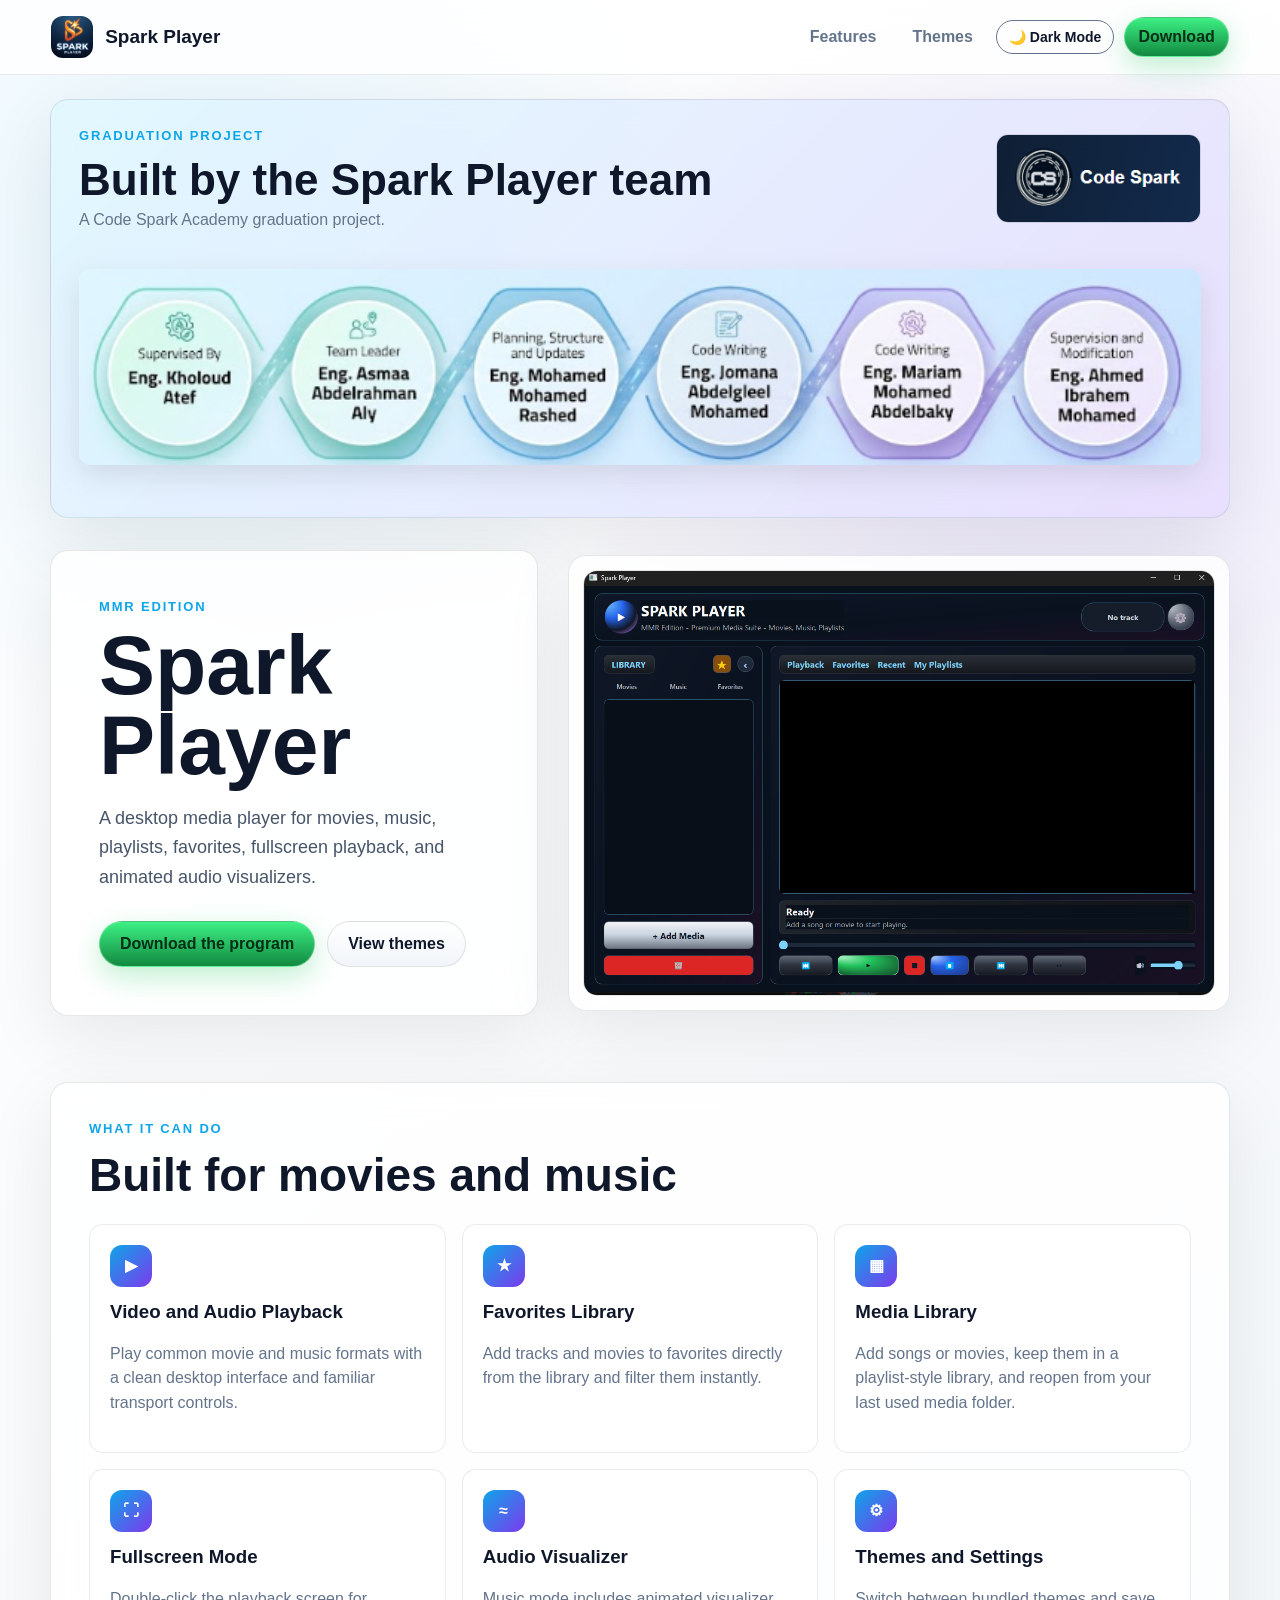
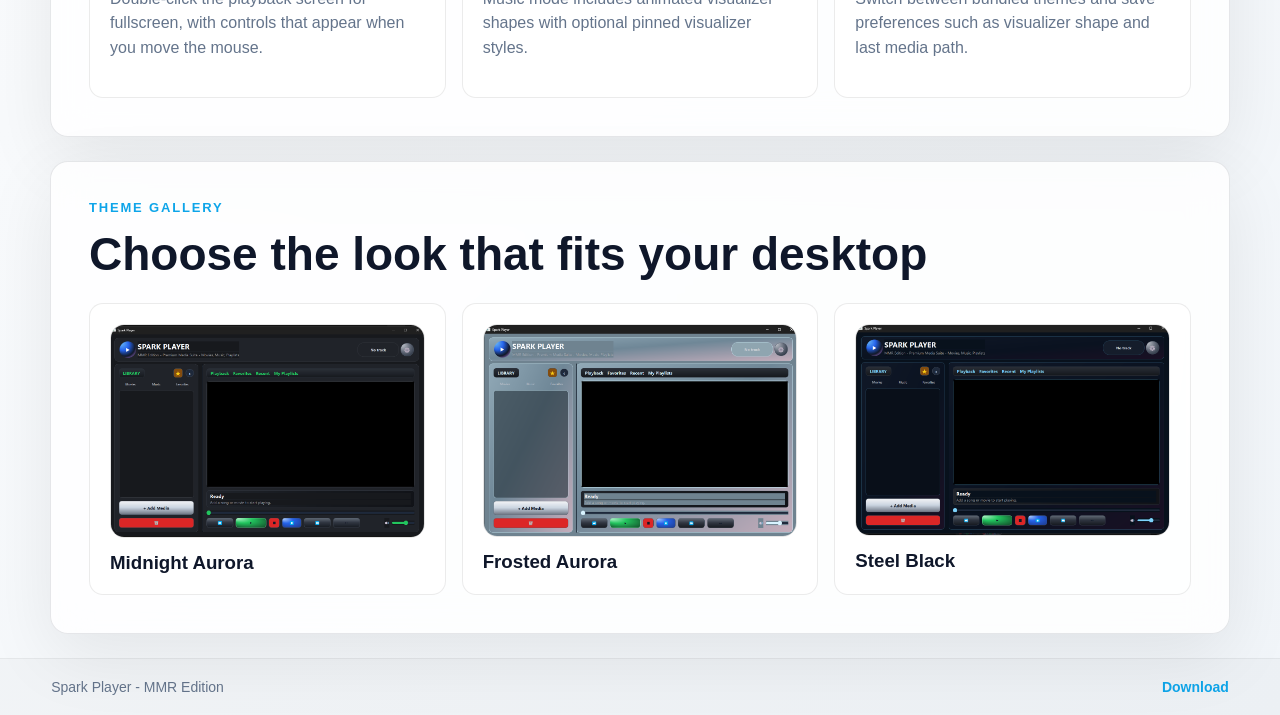
<file: index.html>
<!doctype html>
<html lang="en">
<head>
  <meta charset="utf-8">
  <meta name="viewport" content="width=device-width, initial-scale=1">
  <title>Spark Player - Premium Media Suite</title>
  <link rel="stylesheet" href="styles.css">
  <script>
    if (localStorage.getItem('theme') === 'dark') {
      document.documentElement.setAttribute('data-theme', 'dark');
    }
  </script>
</head>
<body>
  <header class="site-header">
    <a class="brand" href="index.html">
      <img src="assets/logo.png" alt="Spark Player icon">
      <span>Spark Player</span>
    </a>
    <nav>
      <a href="#features">Features</a>
      <a href="#themes">Themes</a>
      <button id="theme-toggle" class="theme-toggle">🌙 Dark Mode</button>
      <a href="download.html" class="nav-button">Download</a>
    </nav>
  </header>

  <main>
    <section class="credits-card">
      <div class="credits-heading">
        <div>
          <p class="eyebrow">Graduation Project</p>
          <h2>Built by the Spark Player team</h2>
          <p class="credits-subtitle">A Code Spark Academy graduation project.</p>
        </div>
        <img src="assets/code-spark-logo.png" alt="Code Spark Academy logo">
      </div>
      <div class="credits-timeline-image" style="text-align: center; margin-top: 40px; margin-bottom: 20px;">
        <img src="assets/credits.png" alt="Spark Player Team Credits" class="credits-img">
      </div>
    </section>

    <section class="hero">
      <div class="hero-copy">
        <p class="eyebrow">MMR Edition</p>
        <h1>Spark Player</h1>
        <p class="lead">A desktop media player for movies, music, playlists, favorites, fullscreen playback, and animated audio visualizers.</p>
        <div class="hero-actions">
          <a class="primary-action" href="download.html">Download the program</a>
          <a class="secondary-action" href="#themes">View themes</a>
        </div>
      </div>
      <div class="hero-preview">
        <img src="assets/themes/steel-ui.png" alt="Spark Player interface preview">
      </div>
    </section>

    <section id="features" class="section">
      <div class="section-title">
        <p class="eyebrow">What it can do</p>
        <h2>Built for movies and music</h2>
      </div>
      <div class="feature-grid">
        <article>
          <span class="feature-icon">▶</span>
          <h3>Video and Audio Playback</h3>
          <p>Play common movie and music formats with a clean desktop interface and familiar transport controls.</p>
        </article>
        <article>
          <span class="feature-icon">★</span>
          <h3>Favorites Library</h3>
          <p>Add tracks and movies to favorites directly from the library and filter them instantly.</p>
        </article>
        <article>
          <span class="feature-icon">▦</span>
          <h3>Media Library</h3>
          <p>Add songs or movies, keep them in a playlist-style library, and reopen from your last used media folder.</p>
        </article>
        <article>
          <span class="feature-icon">⛶</span>
          <h3>Fullscreen Mode</h3>
          <p>Double-click the playback screen for fullscreen, with controls that appear when you move the mouse.</p>
        </article>
        <article>
          <span class="feature-icon">≈</span>
          <h3>Audio Visualizer</h3>
          <p>Music mode includes animated visualizer shapes with optional pinned visualizer styles.</p>
        </article>
        <article>
          <span class="feature-icon">⚙</span>
          <h3>Themes and Settings</h3>
          <p>Switch between bundled themes and save preferences such as visualizer shape and last media path.</p>
        </article>
      </div>
    </section>

    <section id="themes" class="section">
      <div class="section-title">
        <p class="eyebrow">Theme gallery</p>
        <h2>Choose the look that fits your desktop</h2>
      </div>
      <div class="theme-grid">
        <article class="theme-card">
          <img src="assets/themes/midnight-ui.png" alt="Midnight Aurora theme">
          <h3>Midnight Aurora</h3>
        </article>
        <article class="theme-card">
          <img src="assets/themes/frosted-ui.png" alt="Frosted Aurora theme">
          <h3>Frosted Aurora</h3>
        </article>
        <article class="theme-card">
          <img src="assets/themes/steel-ui.png" alt="Steel Black theme">
          <h3>Steel Black</h3>
        </article>
      </div>
    </section>
  </main>

  <footer>
    <span>Spark Player - MMR Edition</span>
    <a href="download.html">Download</a>
  </footer>
  <script src="script.js"></script>
</body>
</html>
</file>
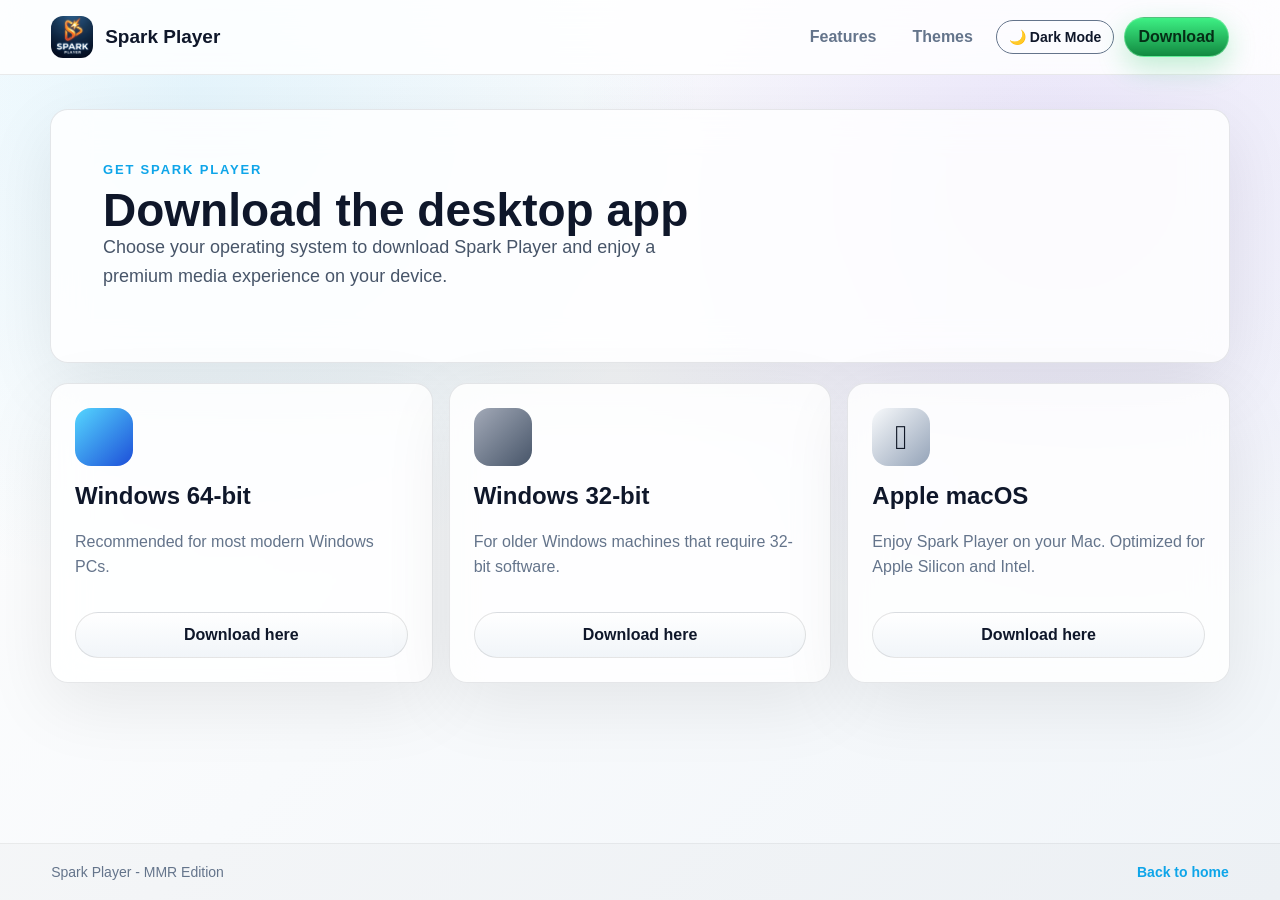
<file: download.html>
<!doctype html>
<html lang="en">
<head>
  <meta charset="utf-8">
  <meta name="viewport" content="width=device-width, initial-scale=1">
  <title>Download Spark Player</title>
  <link rel="stylesheet" href="styles.css">
  <script>
    if (localStorage.getItem('theme') === 'dark') {
      document.documentElement.setAttribute('data-theme', 'dark');
    }
  </script>
</head>
<body>
  <header class="site-header">
    <a class="brand" href="index.html">
      <img src="assets/logo.png" alt="Spark Player icon">
      <span>Spark Player</span>
    </a>
    <nav>
      <a href="index.html#features">Features</a>
      <a href="index.html#themes">Themes</a>
      <button id="theme-toggle" class="theme-toggle">🌙 Dark Mode</button>
      <a href="download.html" class="nav-button">Download</a>
    </nav>
  </header>

  <main>
    <section class="download-hero">
      <p class="eyebrow">Get Spark Player</p>
      <h1>Download the desktop app</h1>
      <p class="lead">Choose your operating system to download Spark Player and enjoy a premium media experience on your device.</p>
    </section>

    <section class="download-grid">
      <article class="download-card">
        <div class="platform-icon windows-icon">
          <span></span><span></span><span></span><span></span>
        </div>
        <div>
          <h2>Windows 64-bit</h2>
          <p>Recommended for most modern Windows PCs.</p>
        </div>
        <a class="download-button" href="https://github.com/mr-mohamed-rashed/SparkPlayer/releases/download/v1.0.0/SparkPlayer_Setup.exe" aria-label="Download Spark Player for Windows 64-bit">Download here</a>
      </article>

      <article class="download-card">
        <div class="platform-icon windows-icon small">
          <span></span><span></span><span></span><span></span>
        </div>
        <div>
          <h2>Windows 32-bit</h2>
          <p>For older Windows machines that require 32-bit software.</p>
        </div>
        <a class="download-button" href="https://github.com/mr-mohamed-rashed/SparkPlayer/releases/download/v1.0.0/SparkPlayer_Setup.exe" aria-label="Download Spark Player for Windows 32-bit">Download here</a>
      </article>

      <article class="download-card">
        <div class="platform-icon apple-icon"></div>
        <div>
          <h2>Apple macOS</h2>
          <p>Enjoy Spark Player on your Mac. Optimized for Apple Silicon and Intel.</p>
        </div>
        <a class="download-button" href="https://github.com/mr-mohamed-rashed/SparkPlayer/releases/download/v1.0.0/SparkPlayer_Setup.exe" aria-label="Download Spark Player for Apple macOS">Download here</a>
      </article>
    </section>

  </main>

  <footer>
    <span>Spark Player - MMR Edition</span>
    <a href="index.html">Back to home</a>
  </footer>
  <script src="script.js"></script>
</body>
</html>
</file>
<file: styles.css>
:root {
  --bg: #f8fafc;
  --panel: rgba(255, 255, 255, 0.82);
  --panel-strong: #f1f5f9;
  --line: rgba(15, 23, 42, 0.1);
  --text: #0f172a;
  --muted: #64748b;
  --accent: #16a34a;
  --cyan: #0ea5e9;
  --violet: #7c3aed;
  --danger: #dc2626;
  --radius: 18px;
}

* {
  box-sizing: border-box;
}

html {
  scroll-behavior: smooth;
}

body {
  margin: 0;
  min-height: 100vh;
  display: flex;
  flex-direction: column;
  color: var(--text);
  font-family: "Segoe UI", Arial, sans-serif;
  background:
    radial-gradient(circle at 15% 10%, rgba(14, 165, 233, 0.1), transparent 32rem),
    radial-gradient(circle at 82% 18%, rgba(124, 58, 237, 0.1), transparent 30rem),
    linear-gradient(135deg, #ffffff 0%, #f8fafc 48%, #f1f5f9 100%);
}

a {
  color: inherit;
  text-decoration: none;
}

.site-header {
  position: sticky;
  top: 0;
  z-index: 10;
  display: flex;
  align-items: center;
  justify-content: space-between;
  gap: 24px;
  padding: 16px clamp(18px, 4vw, 56px);
  background: rgba(255, 255, 255, 0.82);
  border-bottom: 1px solid rgba(0, 0, 0, 0.08);
  backdrop-filter: blur(18px);
}

.brand {
  display: inline-flex;
  align-items: center;
  gap: 12px;
  font-size: 19px;
  font-weight: 800;
}

.brand img {
  width: 42px;
  height: 42px;
  border-radius: 12px;
}

nav {
  display: flex;
  align-items: center;
  gap: 10px;
}

nav a {
  padding: 10px 13px;
  color: var(--muted);
  font-weight: 700;
}

nav a:hover {
  color: var(--text);
}

.nav-button,
.primary-action {
  border: 1px solid rgba(134, 239, 172, 0.55);
  border-radius: 999px;
  background: linear-gradient(180deg, #3df084, #128940);
  color: #052e16;
  box-shadow: 0 10px 28px rgba(34, 197, 94, 0.28);
}

main {
  flex: 1;
  width: min(1180px, calc(100% - 36px));
  margin: 0 auto;
}

.hero {
  display: grid;
  grid-template-columns: minmax(0, 0.92fr) minmax(420px, 1.25fr);
  gap: 30px;
  align-items: center;
  min-height: auto;
  padding: 18px 0 42px;
}

.credits-card,
.hero-copy,
.hero-preview,
.section,
.download-hero,
.download-card,
.release-note {
  border: 1px solid var(--line);
  border-radius: var(--radius);
  background: var(--panel);
  box-shadow: 0 22px 70px rgba(0, 0, 0, 0.08);
  backdrop-filter: blur(18px);
}

.hero-copy {
  padding: clamp(28px, 4vw, 48px);
}

.credits-card {
  margin: 24px 0 14px;
  padding: clamp(18px, 3vw, 28px);
  background:
    linear-gradient(135deg, rgba(85, 215, 255, 0.16), rgba(139, 92, 246, 0.18)),
    var(--panel);
}

.credits-card h2 {
  margin-bottom: 6px;
  font-size: clamp(28px, 4vw, 44px);
}

.credits-heading {
  display: flex;
  align-items: center;
  justify-content: space-between;
  gap: 20px;
  margin-bottom: 18px;
}

.credits-heading img {
  width: 205px;
  max-width: 36vw;
  border-radius: 12px;
  border: 1px solid rgba(0, 0, 0, 0.1);
}

.credits-subtitle {
  margin: 0;
  color: var(--muted);
}

.credits-grid {
  display: grid;
  grid-template-columns: repeat(6, minmax(0, 1fr));
  gap: 12px;
}

.credits-grid div {
  min-height: 106px;
  padding: 16px;
  border: 1px solid rgba(0, 0, 0, 0.08);
  border-radius: 14px;
  background: rgba(255, 255, 255, 0.6);
}

.credits-grid .lead-credit {
  border-color: rgba(134, 239, 172, 0.5);
  background:
    linear-gradient(135deg, rgba(41, 232, 124, 0.14), rgba(85, 215, 255, 0.14)),
    rgba(255, 255, 255, 0.8);
  box-shadow: 0 18px 44px rgba(34, 197, 94, 0.12);
}

.credits-grid .lead-credit span {
  color: #065f46;
}

.credits-grid span {
  display: block;
  margin-bottom: 10px;
  color: var(--muted);
  font-size: 13px;
  line-height: 1.35;
}

.credits-grid strong {
  display: block;
  color: var(--text);
  font-size: 17px;
  line-height: 1.35;
}

.eyebrow {
  margin: 0 0 12px;
  color: var(--cyan);
  font-size: 13px;
  font-weight: 800;
  letter-spacing: 0.14em;
  text-transform: uppercase;
}

h1,
h2,
h3,
p {
  margin-top: 0;
}

h1 {
  margin-bottom: 18px;
  font-size: clamp(46px, 7vw, 84px);
  line-height: 0.95;
  letter-spacing: 0;
}

.lead {
  max-width: 62ch;
  color: #475569;
  font-size: 18px;
  line-height: 1.65;
}

.hero-actions {
  display: flex;
  flex-wrap: wrap;
  gap: 12px;
  margin-top: 28px;
}

.primary-action,
.secondary-action,
.download-button {
  display: inline-flex;
  align-items: center;
  justify-content: center;
  min-height: 46px;
  padding: 0 20px;
  font-weight: 800;
}

.secondary-action,
.download-button {
  border: 1px solid rgba(0, 0, 0, 0.1);
  border-radius: 999px;
  background: linear-gradient(180deg, #ffffff, #f1f5f9);
  color: var(--text);
  box-shadow: none;
  transition: all 0.3s ease;
}

.hero-preview {
  padding: 14px;
}

.hero-preview img,
.theme-card img {
  display: block;
  width: 100%;
  border-radius: 14px;
  border: 1px solid rgba(0, 0, 0, 0.1);
}

.section {
  margin: 24px 0;
  padding: clamp(24px, 4vw, 38px);
}

.section-title {
  margin-bottom: 22px;
}

.section-title h2,
.download-hero h1 {
  margin-bottom: 0;
  font-size: clamp(30px, 4vw, 46px);
}

.feature-grid,
.theme-grid,
.download-grid {
  display: grid;
  gap: 16px;
}

.feature-grid {
  grid-template-columns: repeat(3, minmax(0, 1fr));
}

.feature-grid article,
.theme-card {
  min-height: 100%;
  padding: 20px;
  border: 1px solid rgba(0, 0, 0, 0.08);
  border-radius: 14px;
  background: rgba(255, 255, 255, 0.6);
}

.feature-icon {
  display: grid;
  width: 42px;
  height: 42px;
  margin-bottom: 14px;
  place-items: center;
  border-radius: 12px;
  background: linear-gradient(135deg, var(--cyan), var(--violet));
  color: white;
  font-weight: 900;
}

.feature-grid p,
.theme-card p,
.download-card p,
.release-note p {
  color: var(--muted);
  line-height: 1.55;
}

.theme-grid {
  grid-template-columns: repeat(3, minmax(0, 1fr));
}

.theme-card h3 {
  margin: 14px 0 0;
}

.download-hero {
  margin: 34px 0 20px;
  padding: clamp(28px, 5vw, 52px);
}

.download-grid {
  grid-template-columns: repeat(3, minmax(0, 1fr));
  margin-bottom: 22px;
}

.download-card {
  display: grid;
  grid-template-rows: auto 1fr auto;
  gap: 16px;
  padding: 24px;
  transition: all 0.3s cubic-bezier(0.4, 0, 0.2, 1);
  cursor: pointer;
}

.download-card:hover {
  border-color: rgba(134, 239, 172, 0.54);
  transform: translateY(-4px);
  box-shadow: 0 20px 40px rgba(34, 197, 94, 0.1);
}

.download-card:hover .download-button {
  border: 1px solid rgba(134, 239, 172, 0.55);
  background: linear-gradient(180deg, #3df084, #128940);
  color: #052e16;
  box-shadow: 0 10px 28px rgba(34, 197, 94, 0.28);
}

.platform-icon {
  display: grid;
  width: 58px;
  height: 58px;
  place-items: center;
  border-radius: 16px;
  background: linear-gradient(135deg, #55d7ff, #1d4ed8);
}

.windows-icon {
  grid-template-columns: 1fr 1fr;
  grid-template-rows: 1fr 1fr;
  gap: 4px;
  padding: 11px;
}

.windows-icon span {
  background: white;
  border-radius: 2px;
}

.windows-icon.small {
  background: linear-gradient(135deg, #a3aab8, #475569);
}

.apple-icon {
  font-size: 34px;
  background: linear-gradient(135deg, #f8fafc, #94a3b8);
  color: #111827;
}

.release-note {
  margin-bottom: 34px;
  padding: 22px;
}

code {
  padding: 2px 6px;
  border-radius: 6px;
  background: rgba(0, 0, 0, 0.05);
  color: #0369a1;
}

footer {
  display: flex;
  justify-content: space-between;
  align-items: center;
  gap: 20px;
  padding: 20px clamp(18px, 4vw, 56px);
  color: var(--muted);
  background: rgba(0, 0, 0, 0.02);
  border-top: 1px solid rgba(0, 0, 0, 0.05);
  font-size: 14px;
}

footer a {
  color: var(--cyan);
  font-weight: 800;
}

@media (max-width: 900px) {
  .hero,
  .feature-grid,
  .theme-grid,
  .download-grid,
  .credits-grid {
    grid-template-columns: 1fr;
  }

  .hero {
    min-height: auto;
  }

  .site-header {
    align-items: flex-start;
    flex-direction: column;
  }

  .credits-heading {
    align-items: flex-start;
    flex-direction: column;
  }
}

@media (max-width: 560px) {
  nav {
    flex-wrap: wrap;
  }

  h1 {
    font-size: 44px;
  }

  footer {
    flex-direction: column;
  }
}

/* Theme Toggle Button */
.theme-toggle {
  background: transparent;
  border: 1px solid var(--muted);
  color: var(--text);
  padding: 8px 12px;
  border-radius: 999px;
  cursor: pointer;
  font-weight: 700;
  display: flex;
  align-items: center;
  gap: 6px;
  transition: all 0.2s;
  font-family: inherit;
  font-size: 14px;
}

.theme-toggle:hover {
  background: rgba(0, 0, 0, 0.05);
  color: var(--text);
}

[data-theme="dark"] .theme-toggle:hover {
  background: rgba(255, 255, 255, 0.1);
}

/* Dark Theme Overrides */
[data-theme="dark"] {
  --bg: #070b12;
  --panel: rgba(21, 27, 37, 0.82);
  --panel-strong: #111821;
  --line: rgba(125, 211, 252, 0.24);
  --text: #eef6ff;
  --muted: #9fb0c3;
  --accent: #29e87c;
  --cyan: #55d7ff;
  --violet: #8b5cf6;
  --danger: #ef4444;
}

[data-theme="dark"] body {
  background:
    radial-gradient(circle at 15% 10%, rgba(85, 215, 255, 0.16), transparent 32rem),
    radial-gradient(circle at 82% 18%, rgba(139, 92, 246, 0.18), transparent 30rem),
    linear-gradient(135deg, #05070c 0%, #101722 48%, #070b12 100%);
}

[data-theme="dark"] .site-header {
  background: rgba(7, 11, 18, 0.82);
  border-bottom: 1px solid rgba(255, 255, 255, 0.08);
}

[data-theme="dark"] .credits-card,
[data-theme="dark"] .hero-copy,
[data-theme="dark"] .hero-preview,
[data-theme="dark"] .section,
[data-theme="dark"] .download-hero,
[data-theme="dark"] .download-card,
[data-theme="dark"] .release-note {
  box-shadow: 0 22px 70px rgba(0, 0, 0, 0.34);
}

[data-theme="dark"] .credits-heading img,
[data-theme="dark"] .hero-preview img,
[data-theme="dark"] .theme-card img {
  border: 1px solid rgba(255, 255, 255, 0.14);
}

[data-theme="dark"] .credits-grid div,
[data-theme="dark"] .feature-grid article,
[data-theme="dark"] .theme-card {
  border: 1px solid rgba(255, 255, 255, 0.11);
  background: rgba(4, 8, 14, 0.42);
}

[data-theme="dark"] .credits-grid .lead-credit {
  background:
    linear-gradient(135deg, rgba(41, 232, 124, 0.14), rgba(85, 215, 255, 0.14)),
    rgba(4, 8, 14, 0.58);
}

[data-theme="dark"] .credits-grid .lead-credit span {
  color: #b7f7cb;
}

[data-theme="dark"] .lead {
  color: #c5d5e7;
}

[data-theme="dark"] .secondary-action,
[data-theme="dark"] .download-button {
  border: 1px solid rgba(255, 255, 255, 0.12);
  background: linear-gradient(180deg, #303743, #161b24);
}

[data-theme="dark"] code {
  background: rgba(255, 255, 255, 0.08);
  color: #b5f7ff;
}

[data-theme="dark"] footer {
  background: rgba(0, 0, 0, 0.2);
  border-top: 1px solid rgba(255, 255, 255, 0.05);
}



@media (max-width: 1000px) {
  .wave-container { display: none; }
  .credits-timeline { justify-content: center; }
}

[data-theme="dark"] .timeline-node {
  filter: drop-shadow(0 10px 15px rgba(0,0,0,0.5));
}

[data-theme="dark"] .timeline-node .node-inner {
  background: var(--panel-strong);
  box-shadow: inset 0 0 15px rgba(0,0,0,0.2);
}

.credits-img {
  width: 100%;
  max-width: 1180px;
  height: auto;
  border-radius: 12px;
  box-shadow: 0 10px 30px rgba(0,0,0,0.1);
  transition: filter 0.3s ease;
  object-fit: contain;
}

[data-theme="dark"] .credits-img {
  filter: invert(1) hue-rotate(180deg) brightness(1.6) contrast(0.95);
  box-shadow: 0 10px 30px rgba(0,0,0,0.5);
}

/* Also ensure the main logo adapts to dark mode if it's dark text */
[data-theme="dark"] .logo img {
  filter: brightness(0) invert(1);
}
</file>
